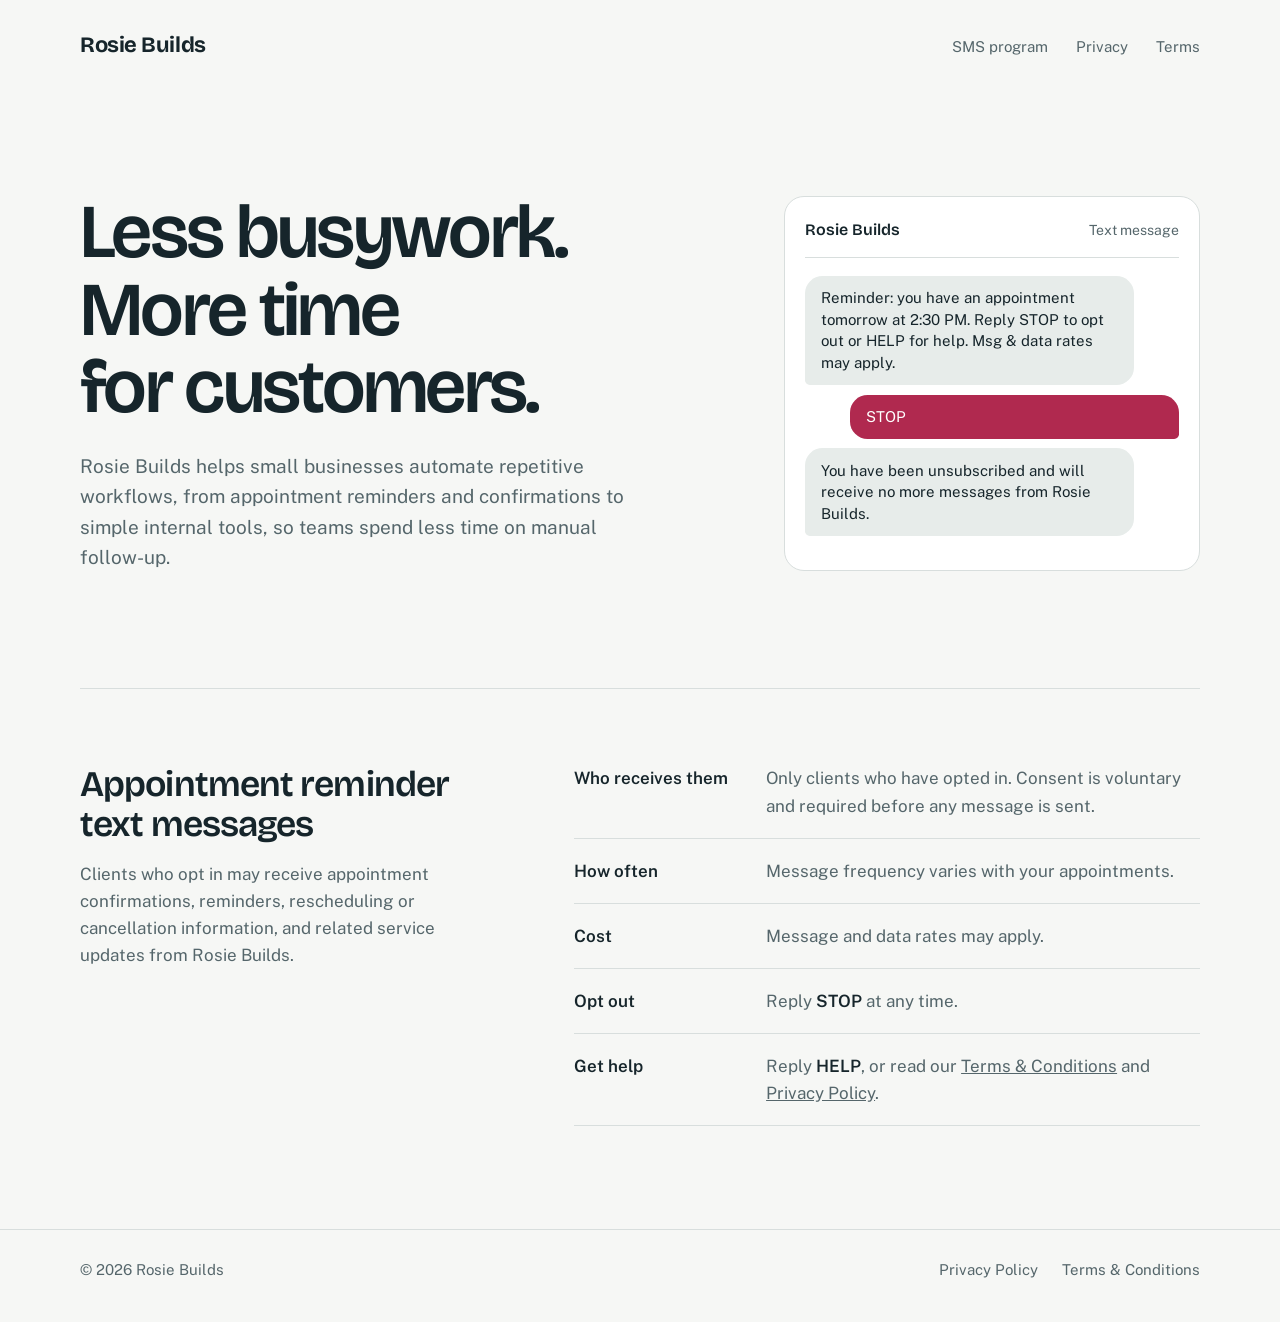
<file: index.html>
<!doctype html>
<html lang="en">
<head>
<meta charset="utf-8">
<meta name="viewport" content="width=device-width,initial-scale=1">
<meta name="description" content="Rosie Builds creates practical automations for small businesses, including appointment reminders and workflow tools.">
<title>Rosie Builds — Automation for Small Businesses</title>
<link rel="preconnect" href="https://fonts.googleapis.com">
<link rel="preconnect" href="https://fonts.gstatic.com" crossorigin>
<link href="https://fonts.googleapis.com/css2?family=Bricolage+Grotesque:opsz,wght@12..96,500;12..96,600;12..96,700&family=Public+Sans:wght@400;500;600&display=swap" rel="stylesheet">
<link rel="stylesheet" href="style.css">
</head>
<body>
  <header class="site-header">
    <div class="wrap">
      <a class="wordmark" href="index.html">Rosie Builds</a>
      <nav class="site-nav" aria-label="Main">
        <a href="#sms">SMS program</a>
        <a href="privacy.html">Privacy</a>
        <a href="terms.html">Terms</a>
      </nav>
    </div>
  </header>

  <main>
    <section class="hero wrap">
      <div class="hero-copy">
        <h1>Less busywork. More time for customers.</h1>
        <p>Rosie Builds helps small businesses automate repetitive workflows, from appointment reminders and confirmations to simple internal tools, so teams spend less time on manual follow-up.</p>
      </div>

      <div class="thread" role="img" aria-label="Example text message conversation: an appointment reminder from Rosie Builds, a reply of STOP, and a confirmation that the person is unsubscribed.">
        <div class="thread-head"><strong>Rosie Builds</strong><span>Text message</span></div>
        <p class="msg">Reminder: you have an appointment tomorrow at 2:30 PM. Reply STOP to opt out or HELP for help. Msg &amp; data rates may apply.</p>
        <p class="msg reply">STOP</p>
        <p class="msg">You have been unsubscribed and will receive no more messages from Rosie Builds.</p>
      </div>
    </section>

    <!--
    <section class="wrap" id="services">
      <h2>Simple systems that save time</h2>
      <p>We focus on lightweight automations that fit into the way small teams already work.</p>
      <h3>Appointment reminders</h3>
      <p>Automated confirmations and reminders that help businesses keep customers informed and reduce manual follow-up.</p>
      <h3>Workflow automation</h3>
      <p>Small tools that connect repetitive steps, reduce copying and pasting, and keep routine work moving.</p>
      <h3>Practical internal tools</h3>
      <p>Focused software for the everyday processes that are too specific for generic off-the-shelf products.</p>
    </section>
    -->

    <section class="program wrap" id="sms">
      <div class="program-intro">
        <h2>Appointment reminder text messages</h2>
        <p>Clients who opt in may receive appointment confirmations, reminders, rescheduling or cancellation information, and related service updates from Rosie Builds.</p>
      </div>
      <dl class="terms">
        <div>
          <dt>Who receives them</dt>
          <dd>Only clients who have opted in. Consent is voluntary and required before any message is sent.</dd>
        </div>
        <div>
          <dt>How often</dt>
          <dd>Message frequency varies with your appointments.</dd>
        </div>
        <div>
          <dt>Cost</dt>
          <dd>Message and data rates may apply.</dd>
        </div>
        <div>
          <dt>Opt out</dt>
          <dd>Reply <strong>STOP</strong> at any time.</dd>
        </div>
        <div>
          <dt>Get help</dt>
          <dd>Reply <strong>HELP</strong>, or read our <a href="terms.html">Terms &amp; Conditions</a> and <a href="privacy.html">Privacy Policy</a>.</dd>
        </div>
      </dl>
    </section>
  </main>

  <footer class="site-footer">
    <div class="wrap">
      <span>© 2026 Rosie Builds</span>
      <nav aria-label="Legal">
        <a href="privacy.html">Privacy Policy</a>
        <a href="terms.html">Terms &amp; Conditions</a>
      </nav>
    </div>
  </footer>
</body>
</html>
</file>
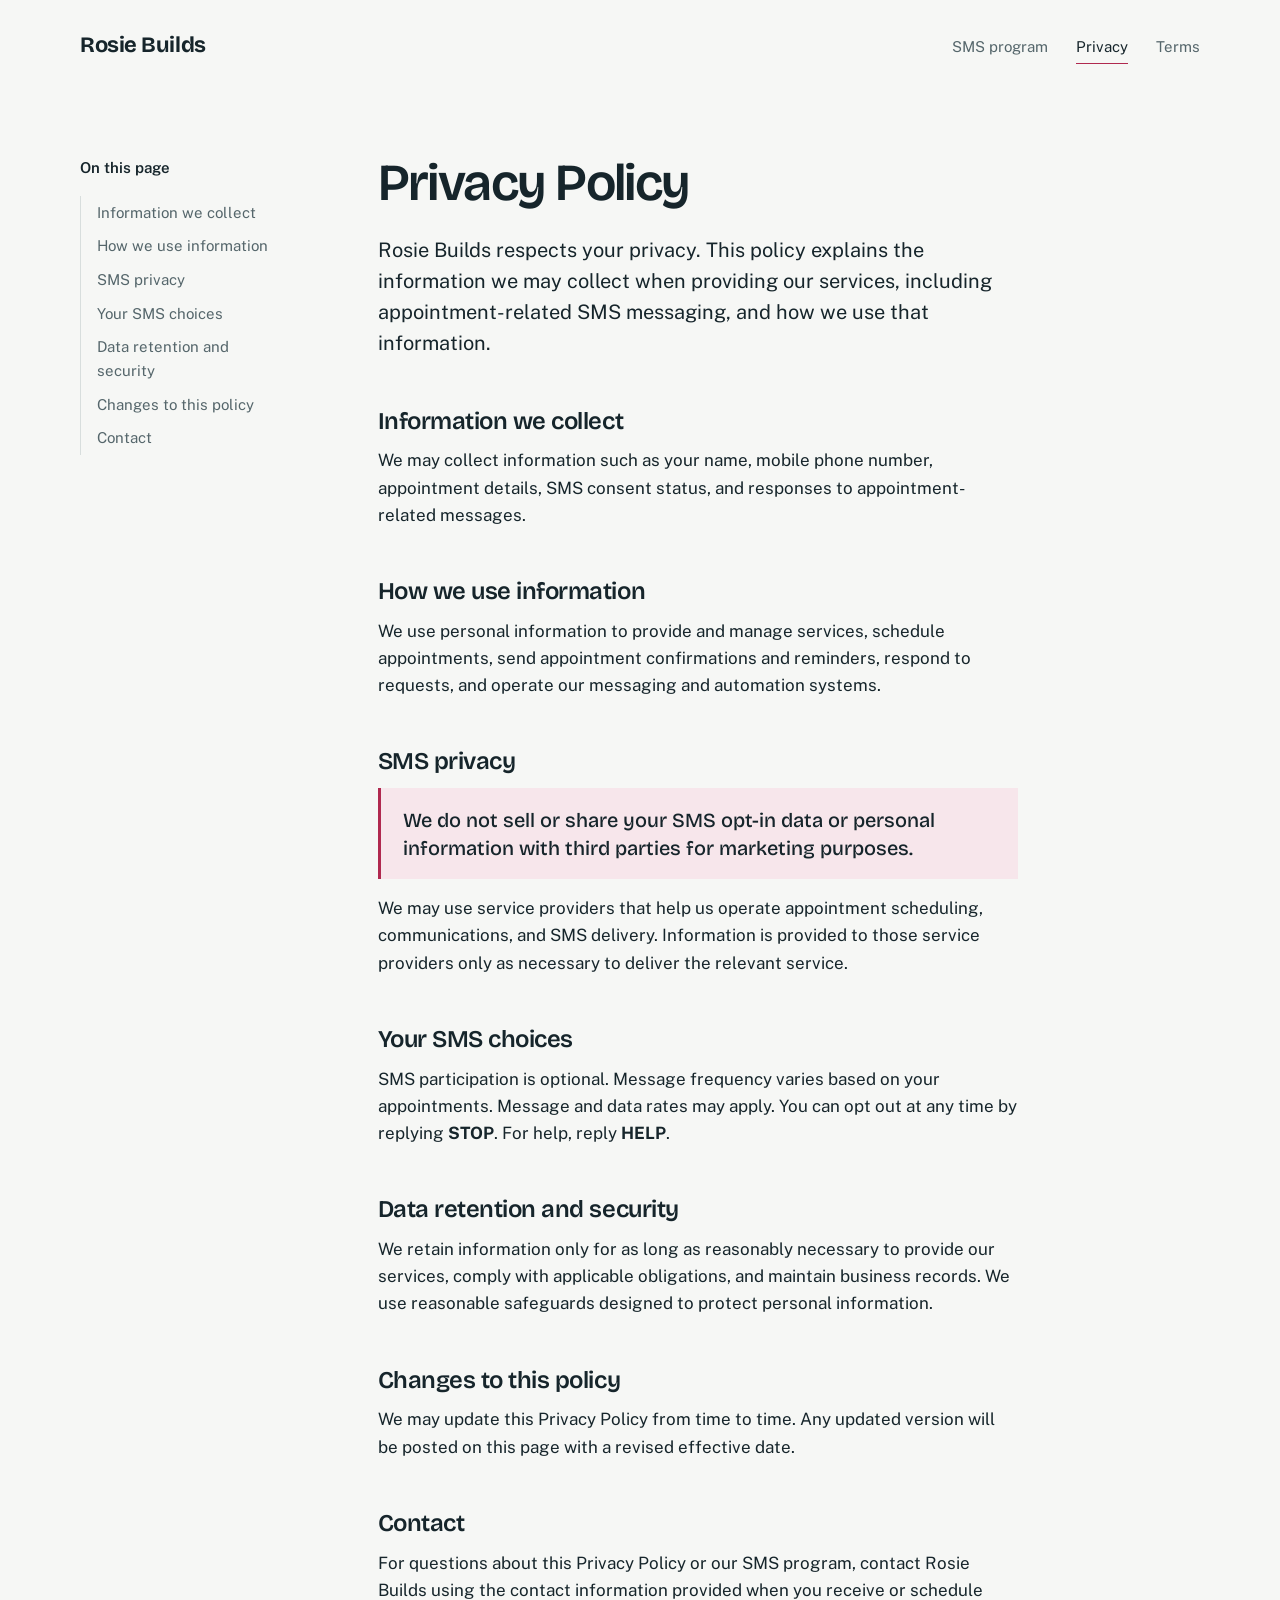
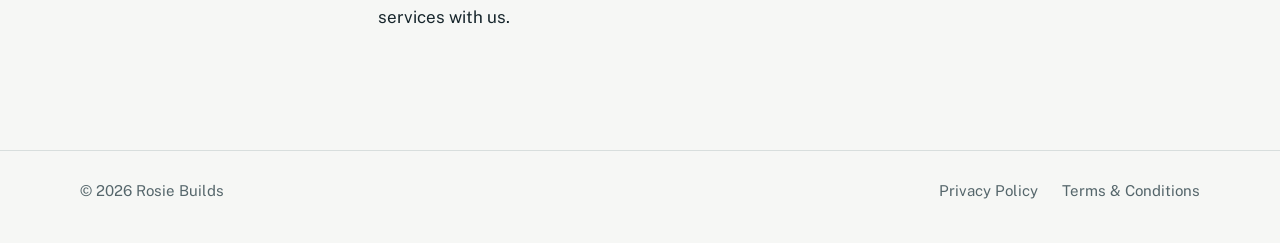
<file: privacy.html>
<!doctype html>
<html lang="en">
<head>
<meta charset="utf-8">
<meta name="viewport" content="width=device-width,initial-scale=1">
<title>Privacy Policy | Rosie Builds</title>
<link rel="preconnect" href="https://fonts.googleapis.com">
<link rel="preconnect" href="https://fonts.gstatic.com" crossorigin>
<link href="https://fonts.googleapis.com/css2?family=Bricolage+Grotesque:opsz,wght@12..96,500;12..96,600;12..96,700&family=Public+Sans:wght@400;500;600&display=swap" rel="stylesheet">
<link rel="stylesheet" href="style.css">
</head>
<body>
<header class="site-header">
  <div class="wrap">
    <a class="wordmark" href="index.html">Rosie Builds</a>
    <nav class="site-nav" aria-label="Main">
      <a href="index.html#sms">SMS program</a>
      <a href="privacy.html" aria-current="page">Privacy</a>
      <a href="terms.html">Terms</a>
    </nav>
  </div>
</header>

<main class="legal wrap">
  <aside class="legal-index" aria-label="On this page">
    <p>On this page</p>
    <ul>
      <li><a href="#collect">Information we collect</a></li>
      <li><a href="#use">How we use information</a></li>
      <li><a href="#sms-privacy">SMS privacy</a></li>
      <li><a href="#choices">Your SMS choices</a></li>
      <li><a href="#retention">Data retention and security</a></li>
      <li><a href="#changes">Changes to this policy</a></li>
      <li><a href="#contact">Contact</a></li>
    </ul>
  </aside>

  <article>
    <h1>Privacy Policy</h1>
    <p class="lede">Rosie Builds respects your privacy. This policy explains the information we may collect when providing our services, including appointment-related SMS messaging, and how we use that information.</p>

    <h2 id="collect">Information we collect</h2>
    <p>We may collect information such as your name, mobile phone number, appointment details, SMS consent status, and responses to appointment-related messages.</p>

    <h2 id="use">How we use information</h2>
    <p>We use personal information to provide and manage services, schedule appointments, send appointment confirmations and reminders, respond to requests, and operate our messaging and automation systems.</p>

    <h2 id="sms-privacy">SMS privacy</h2>
    <p class="pledge">We do not sell or share your SMS opt-in data or personal information with third parties for marketing purposes.</p>
    <p>We may use service providers that help us operate appointment scheduling, communications, and SMS delivery. Information is provided to those service providers only as necessary to deliver the relevant service.</p>

    <h2 id="choices">Your SMS choices</h2>
    <p>SMS participation is optional. Message frequency varies based on your appointments. Message and data rates may apply. You can opt out at any time by replying <strong>STOP</strong>. For help, reply <strong>HELP</strong>.</p>

    <h2 id="retention">Data retention and security</h2>
    <p>We retain information only for as long as reasonably necessary to provide our services, comply with applicable obligations, and maintain business records. We use reasonable safeguards designed to protect personal information.</p>

    <h2 id="changes">Changes to this policy</h2>
    <p>We may update this Privacy Policy from time to time. Any updated version will be posted on this page with a revised effective date.</p>

    <h2 id="contact">Contact</h2>
    <p>For questions about this Privacy Policy or our SMS program, contact Rosie Builds using the contact information provided when you receive or schedule services with us.</p>
  </article>
</main>

<footer class="site-footer">
  <div class="wrap">
    <span>© 2026 Rosie Builds</span>
    <nav aria-label="Legal">
      <a href="privacy.html">Privacy Policy</a>
      <a href="terms.html">Terms &amp; Conditions</a>
    </nav>
  </div>
</footer>
</body>
</html>
</file>
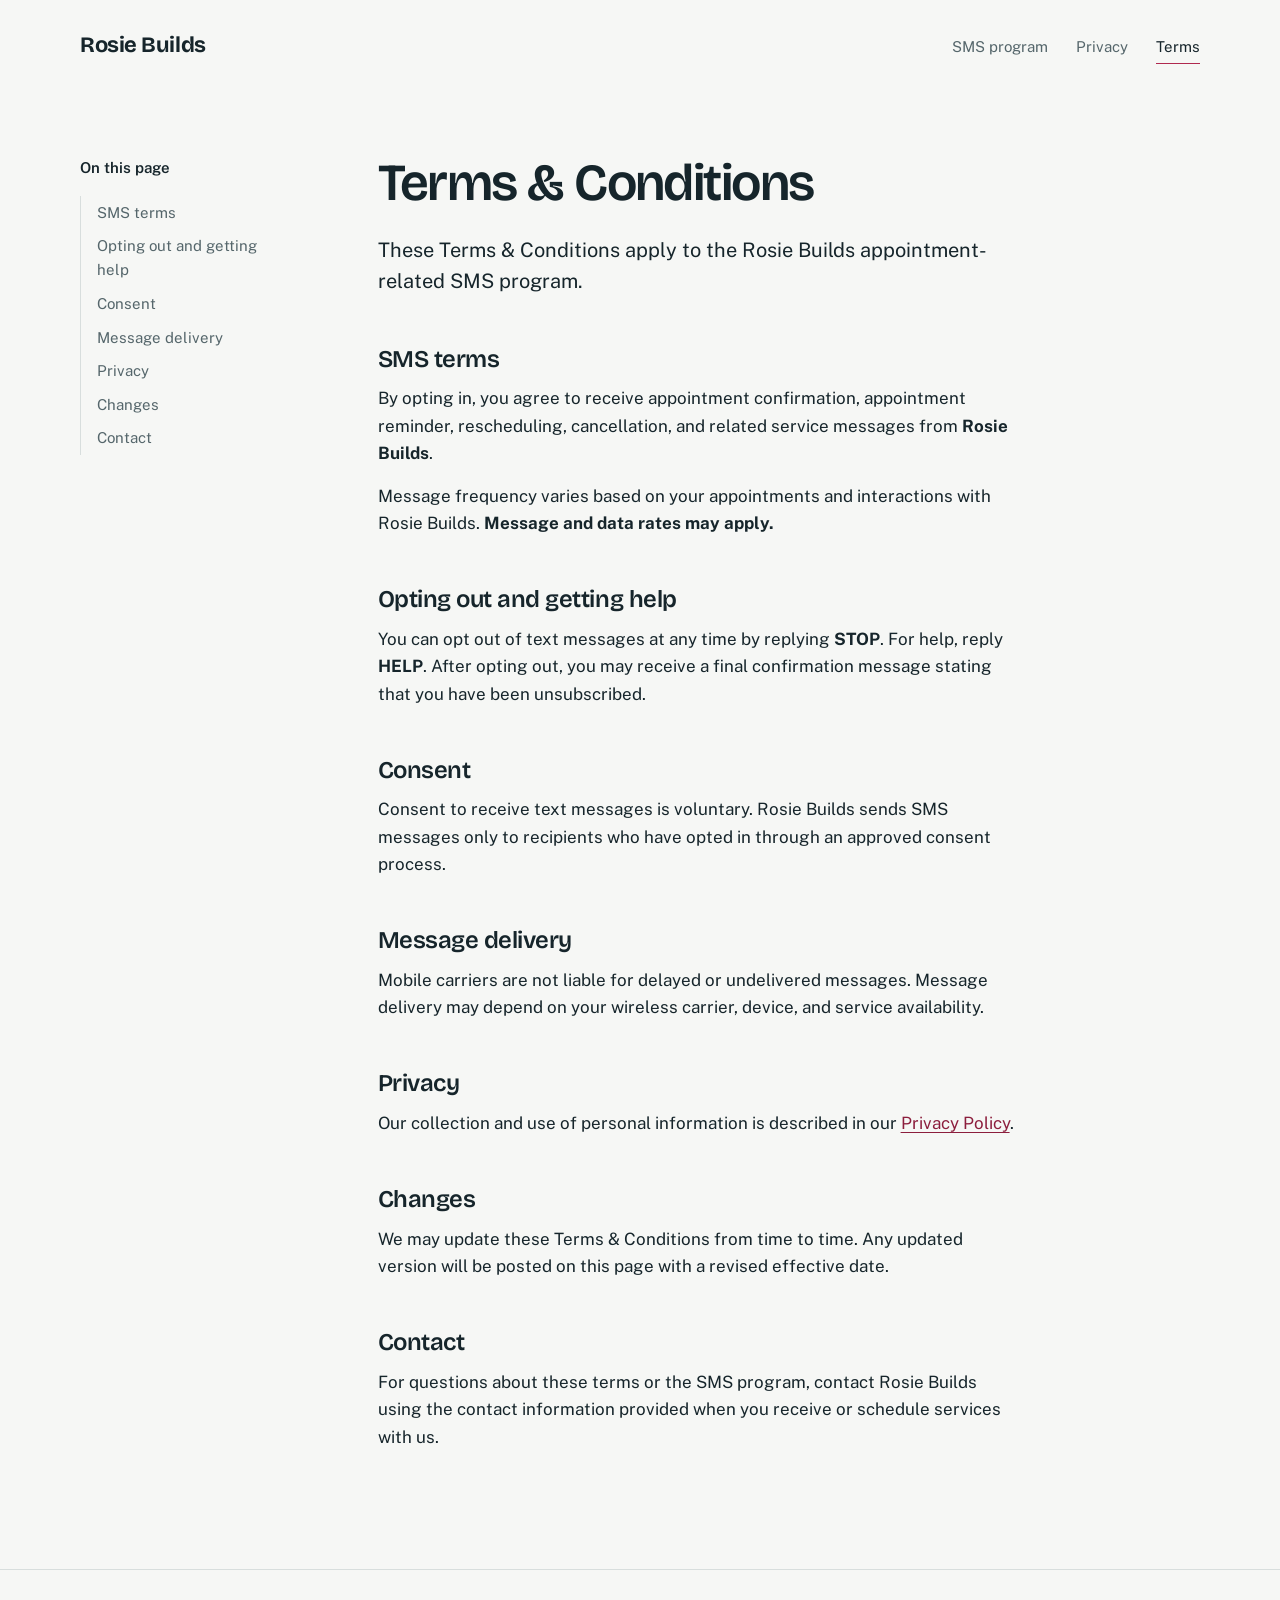
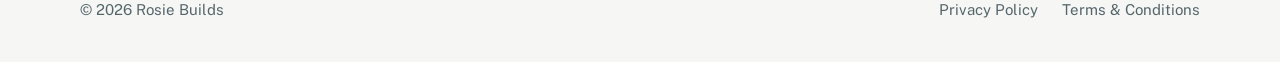
<file: terms.html>
<!doctype html>
<html lang="en">
<head>
<meta charset="utf-8">
<meta name="viewport" content="width=device-width,initial-scale=1">
<title>Terms &amp; Conditions | Rosie Builds</title>
<link rel="preconnect" href="https://fonts.googleapis.com">
<link rel="preconnect" href="https://fonts.gstatic.com" crossorigin>
<link href="https://fonts.googleapis.com/css2?family=Bricolage+Grotesque:opsz,wght@12..96,500;12..96,600;12..96,700&family=Public+Sans:wght@400;500;600&display=swap" rel="stylesheet">
<link rel="stylesheet" href="style.css">
</head>
<body>
<header class="site-header">
  <div class="wrap">
    <a class="wordmark" href="index.html">Rosie Builds</a>
    <nav class="site-nav" aria-label="Main">
      <a href="index.html#sms">SMS program</a>
      <a href="privacy.html">Privacy</a>
      <a href="terms.html" aria-current="page">Terms</a>
    </nav>
  </div>
</header>

<main class="legal wrap">
  <aside class="legal-index" aria-label="On this page">
    <p>On this page</p>
    <ul>
      <li><a href="#sms-terms">SMS terms</a></li>
      <li><a href="#opt-out">Opting out and getting help</a></li>
      <li><a href="#consent">Consent</a></li>
      <li><a href="#delivery">Message delivery</a></li>
      <li><a href="#privacy">Privacy</a></li>
      <li><a href="#changes">Changes</a></li>
      <li><a href="#contact">Contact</a></li>
    </ul>
  </aside>

  <article>
    <h1>Terms &amp; Conditions</h1>
    <p class="lede">These Terms &amp; Conditions apply to the Rosie Builds appointment-related SMS program.</p>

    <h2 id="sms-terms">SMS terms</h2>
    <p>By opting in, you agree to receive appointment confirmation, appointment reminder, rescheduling, cancellation, and related service messages from <strong>Rosie Builds</strong>.</p>
    <p>Message frequency varies based on your appointments and interactions with Rosie Builds. <strong>Message and data rates may apply.</strong></p>

    <h2 id="opt-out">Opting out and getting help</h2>
    <p>You can opt out of text messages at any time by replying <strong>STOP</strong>. For help, reply <strong>HELP</strong>. After opting out, you may receive a final confirmation message stating that you have been unsubscribed.</p>

    <h2 id="consent">Consent</h2>
    <p>Consent to receive text messages is voluntary. Rosie Builds sends SMS messages only to recipients who have opted in through an approved consent process.</p>

    <h2 id="delivery">Message delivery</h2>
    <p>Mobile carriers are not liable for delayed or undelivered messages. Message delivery may depend on your wireless carrier, device, and service availability.</p>

    <h2 id="privacy">Privacy</h2>
    <p>Our collection and use of personal information is described in our <a href="privacy.html">Privacy Policy</a>.</p>

    <h2 id="changes">Changes</h2>
    <p>We may update these Terms &amp; Conditions from time to time. Any updated version will be posted on this page with a revised effective date.</p>

    <h2 id="contact">Contact</h2>
    <p>For questions about these terms or the SMS program, contact Rosie Builds using the contact information provided when you receive or schedule services with us.</p>
  </article>
</main>

<footer class="site-footer">
  <div class="wrap">
    <span>© 2026 Rosie Builds</span>
    <nav aria-label="Legal">
      <a href="privacy.html">Privacy Policy</a>
      <a href="terms.html">Terms &amp; Conditions</a>
    </nav>
  </div>
</footer>
</body>
</html>
</file>
<file: style.css>
:root{
  --paper:#f6f7f5;
  --surface:#ffffff;
  --ink:#16252b;
  --muted:#55666b;
  --line:#d8dedd;
  --rose:#b0294f;
  --rose-dark:#8c1e3d;
  --rose-tint:#f7e6eb;
  --bubble:#e7ecea;
  --display:"Bricolage Grotesque","Public Sans",ui-sans-serif,system-ui,sans-serif;
  --body:"Public Sans",ui-sans-serif,system-ui,-apple-system,"Segoe UI",Roboto,sans-serif;
}

*,*::before,*::after{box-sizing:border-box}
html{-webkit-text-size-adjust:100%}
body{
  margin:0;
  background:var(--paper);
  color:var(--ink);
  font-family:var(--body);
  font-size:1.0625rem;
  line-height:1.6;
  -webkit-font-smoothing:antialiased;
}
a{color:inherit}
:focus-visible{outline:2px solid var(--rose);outline-offset:3px;border-radius:2px}

.wrap{width:min(1120px,100% - 3rem);margin-inline:auto}

/* Header */
.site-header{padding-block:1.75rem}
.site-header .wrap{display:flex;align-items:baseline;justify-content:space-between;gap:1.5rem;flex-wrap:wrap}
.wordmark{
  font-family:var(--display);font-weight:700;font-size:1.375rem;
  letter-spacing:-.02em;text-decoration:none;
}
.site-nav{display:flex;gap:1.75rem;font-size:.9375rem}
.site-nav a{
  color:var(--muted);text-decoration:none;
  padding-block:.25rem;border-bottom:1px solid transparent;
}
.site-nav a:hover{color:var(--ink);border-bottom-color:var(--ink)}
.site-nav a[aria-current="page"]{color:var(--ink);border-bottom-color:var(--rose)}

/* Home: hero */
.hero{
  display:grid;grid-template-columns:minmax(0,1.15fr) minmax(0,.85fr);
  gap:clamp(2.5rem,7vw,6rem);align-items:center;
  padding-block:clamp(3rem,8vw,6.5rem) clamp(4rem,9vw,7.5rem);
}
.hero h1{
  font-family:var(--display);font-weight:600;
  font-size:clamp(2.75rem,6vw,4.75rem);line-height:1.02;letter-spacing:-.035em;
  margin:0 0 1.5rem;text-wrap:balance;
}
.hero-copy p{margin:0;max-width:34rem;font-size:1.1875rem;color:var(--muted)}

/* Home: text message thread */
.thread{
  background:var(--surface);border:1px solid var(--line);border-radius:1.25rem;
  padding:1.25rem 1.25rem 1.5rem;max-width:26rem;width:100%;justify-self:end;
}
.thread-head{
  display:flex;justify-content:space-between;align-items:baseline;
  padding-bottom:.9rem;margin-bottom:1.1rem;border-bottom:1px solid var(--line);
  font-size:.875rem;color:var(--muted);
}
.thread-head strong{font-family:var(--display);font-size:1rem;color:var(--ink);font-weight:600}
.msg{
  margin:0 0 .6rem;padding:.7rem 1rem;max-width:88%;
  font-size:.9375rem;line-height:1.45;
  background:var(--bubble);border-radius:1.1rem 1.1rem 1.1rem .3rem;
  opacity:0;animation:arrive .5s ease-out forwards;
}
.msg.reply{
  margin-left:auto;background:var(--rose);color:#fff;
  border-radius:1.1rem 1.1rem .3rem 1.1rem;
}
.msg:nth-child(2){animation-delay:.3s}
.msg:nth-child(3){animation-delay:1.3s}
.msg:nth-child(4){animation-delay:2.3s}
@keyframes arrive{
  from{opacity:0;transform:translateY(.5rem)}
  to{opacity:1;transform:none}
}

/* Home: SMS program */
.program{
  border-top:1px solid var(--line);
  display:grid;grid-template-columns:minmax(0,.8fr) minmax(0,1.2fr);
  gap:clamp(2rem,6vw,6rem);
  padding-block:clamp(3rem,6vw,5rem) clamp(4rem,8vw,7rem);
}
.program h2{
  font-family:var(--display);font-weight:600;font-size:clamp(1.75rem,3vw,2.25rem);
  line-height:1.1;letter-spacing:-.025em;margin:0 0 1rem;
}
.program-intro p{margin:0;color:var(--muted);max-width:26rem}
.terms{margin:0}
.terms div{
  display:grid;grid-template-columns:10.5rem 1fr;gap:1.5rem;
  padding-block:1.15rem;border-bottom:1px solid var(--line);
}
.terms div:first-child{padding-top:0}
.terms dt{font-weight:600}
.terms dd{margin:0;color:var(--muted)}
.terms dd strong{color:var(--ink);font-weight:600}

/* Legal pages */
.legal{
  display:grid;grid-template-columns:13rem minmax(0,40rem);
  gap:clamp(2rem,7vw,6rem);
  padding-block:clamp(2rem,5vw,4rem) clamp(4rem,8vw,7rem);
}
.legal-index{position:sticky;top:2rem;align-self:start;font-size:.9375rem}
.legal-index p{margin:0 0 .75rem;font-weight:600}
.legal-index ul{list-style:none;margin:0;padding:0;border-left:1px solid var(--line)}
.legal-index li a{
  display:block;padding:.3rem 0 .3rem 1rem;margin-left:-1px;
  color:var(--muted);text-decoration:none;border-left:1px solid transparent;
}
.legal-index li a:hover{color:var(--ink);border-left-color:var(--rose)}
.legal h1{
  font-family:var(--display);font-weight:600;
  font-size:clamp(2.25rem,5vw,3.25rem);line-height:1.05;letter-spacing:-.03em;
  margin:0 0 1.5rem;
}
.legal .lede{font-size:1.25rem;line-height:1.55;margin:0 0 1rem}
.legal h2{
  font-family:var(--display);font-weight:600;font-size:1.5rem;line-height:1.2;
  letter-spacing:-.02em;margin:3rem 0 .75rem;scroll-margin-top:2rem;
}
.legal p{margin:0 0 1rem}
.legal a{color:var(--rose-dark);text-underline-offset:.2em}
.legal a:hover{color:var(--rose)}
.pledge{
  margin:0 0 1.25rem;padding:1.1rem 1.4rem;
  background:var(--rose-tint);border-left:3px solid var(--rose);
  font-family:var(--display);font-size:1.25rem;line-height:1.4;font-weight:500;
}

/* Footer */
.site-footer{border-top:1px solid var(--line);padding-block:1.75rem 2.5rem;font-size:.9375rem;color:var(--muted)}
.site-footer .wrap{display:flex;justify-content:space-between;gap:1rem 2rem;flex-wrap:wrap}
.site-footer nav{display:flex;gap:1.5rem}
.site-footer a{text-decoration:none}
.site-footer a:hover{color:var(--ink);text-decoration:underline;text-underline-offset:.2em}

@media (max-width:860px){
  .hero,.program,.legal{grid-template-columns:1fr}
  .thread{justify-self:start}
  .legal-index{display:none}
}
@media (max-width:560px){
  .wrap{width:min(1120px,100% - 2rem)}
  .terms div{grid-template-columns:1fr;gap:.2rem}
  .site-nav{gap:1.25rem}
}
@media (prefers-reduced-motion:reduce){
  .msg{animation:none;opacity:1}
}
</file>
